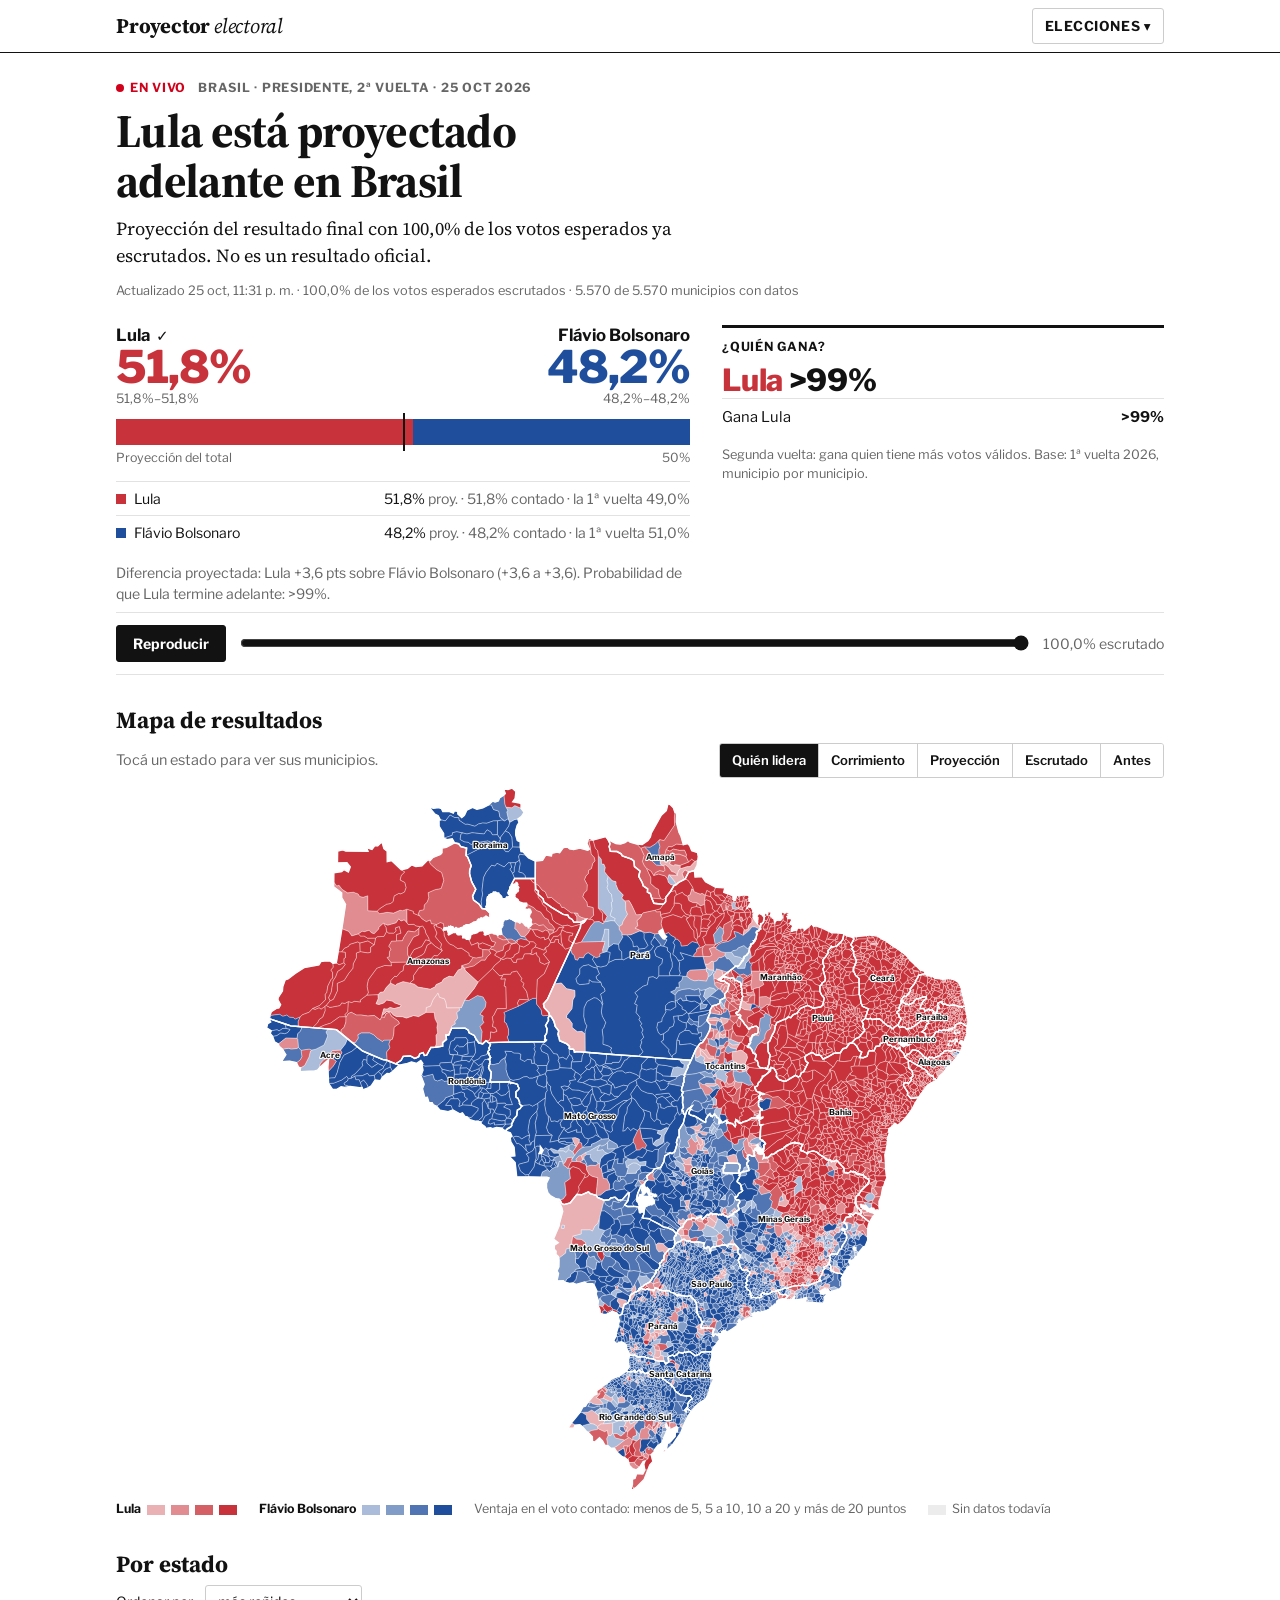
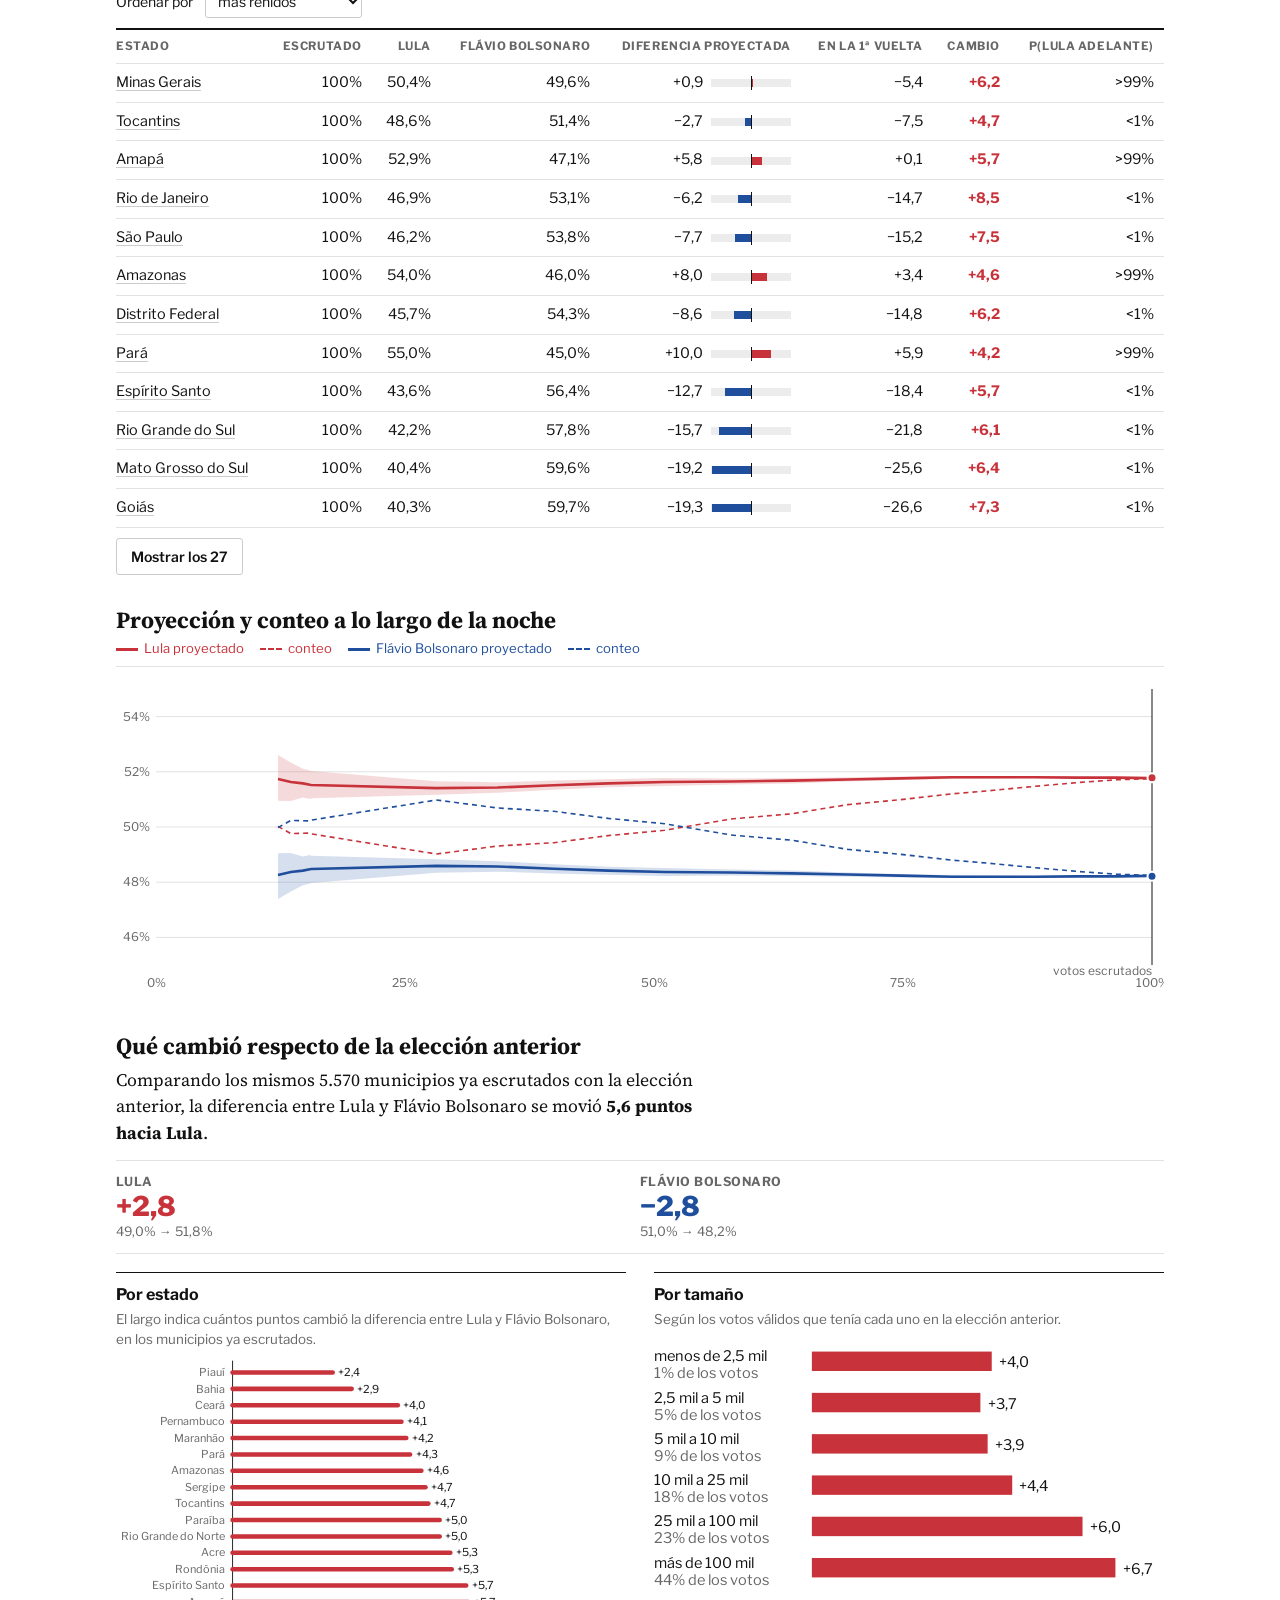
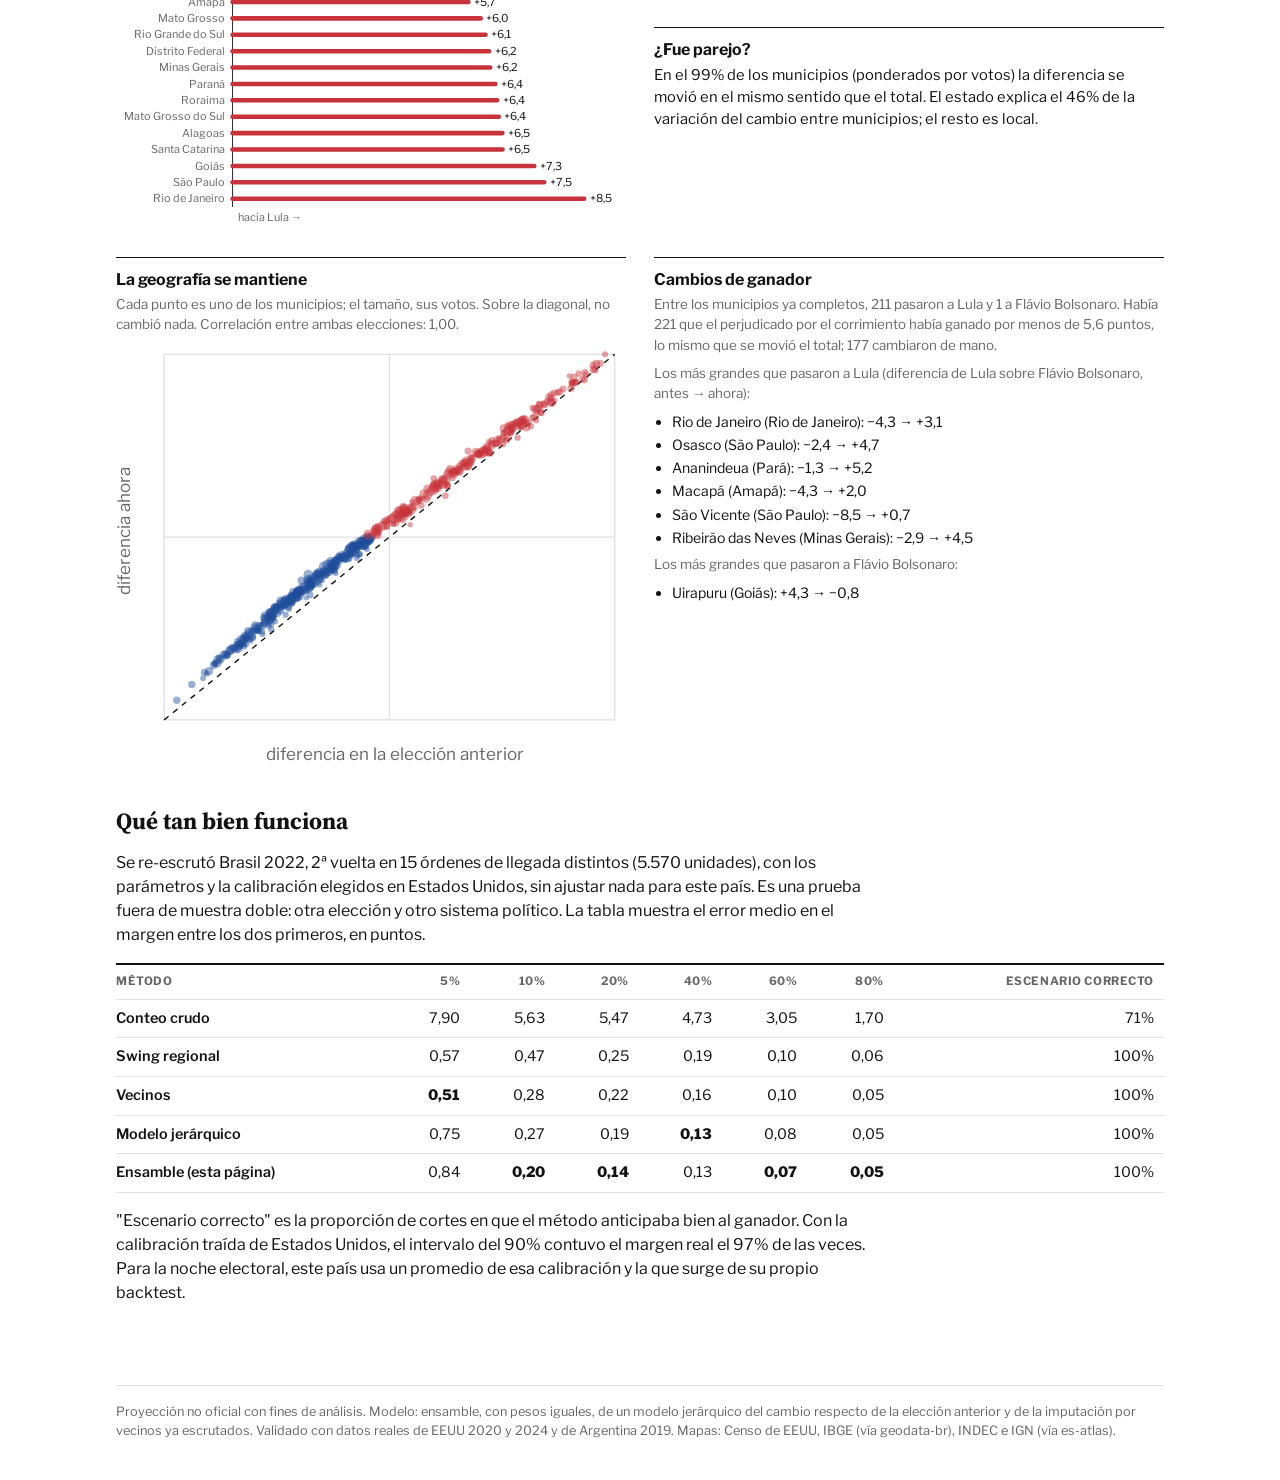
<file: site/index.html>
<!doctype html>
<html lang="es">
<head>
<meta charset="utf-8">
<meta name="viewport" content="width=device-width, initial-scale=1, viewport-fit=cover">
<title>Proyector electoral</title>
<link rel="icon" href="favicon.svg" type="image/svg+xml">
<link rel="icon" href="favicon-32.png" type="image/png" sizes="32x32">
<link rel="apple-touch-icon" href="apple-touch-icon.png">
<link rel="preconnect" href="https://fonts.googleapis.com">
<link rel="preconnect" href="https://fonts.gstatic.com" crossorigin>
<link href="https://fonts.googleapis.com/css2?family=Libre+Franklin:wght@400..800&family=Source+Serif+4:opsz,wght@8..60,400..700&display=swap" rel="stylesheet">
<link rel="stylesheet" href="app.css">
</head>
<body>
<header class="mast">
  <div class="wrap mastin">
    <a class="brand" href="#">Proyector <span>electoral</span></a>
    <div class="menu">
      <button id="menubtn" type="button" aria-expanded="false" aria-controls="menu">Elecciones <span aria-hidden="true">▾</span></button>
      <div id="menu" class="menupanel" hidden>
        <input id="menuq" type="search" placeholder="Buscar un país o una elección" aria-label="Buscar un país o una elección" autocomplete="off">
        <div id="menulist"></div>
      </div>
    </div>
  </div>
</header>
<div class="wrap">
  <main id="app"><p class="loading">Cargando…</p></main>
  <footer>Proyección no oficial con fines de análisis. Modelo: ensamble, con pesos iguales, de un modelo jerárquico del cambio respecto de la elección anterior y de la imputación por vecinos ya escrutados. Validado con datos reales de EEUU 2020 y 2024 y de Argentina 2019. Mapas: Censo de EEUU, IBGE (vía geodata-br), INDEC e IGN (vía es-atlas).</footer>
</div>
<div id="tip" class="tip" role="status" hidden></div>
<script src="app.js"></script>
</body>
</html>
</file>
<file: site/app.css>
:root{
  --paper:#ffffff; --sheet:#ffffff; --ink:#121212; --muted:#666666; --faint:#999999; --rule:#e2e2e2; --rule2:#cccccc;
  --nodata:#ececec; --nodata2:#f6f6f6; --live:#d0021b; --ctl:#121212; --ctl-ink:#ffffff; --band:.18; --hover:#121212;
  --serif:"Source Serif 4",Georgia,"Times New Roman",serif;
  --sans:"Libre Franklin","Helvetica Neue",Arial,system-ui,sans-serif;
  box-sizing:border-box;
}
@media (prefers-color-scheme:dark){ :root:not([data-theme="light"]){
  --paper:#121212; --sheet:#1b1b1b; --ink:#ececec; --muted:#a3a3a3; --faint:#777; --rule:#333; --rule2:#444;
  --nodata:#2a2a2a; --nodata2:#202020; --live:#ff4d5e; --ctl:#ececec; --ctl-ink:#121212; --band:.28; --hover:#ffffff;
}}
:root[data-theme="dark"]{ --paper:#121212; --sheet:#1b1b1b; --ink:#ececec; --muted:#a3a3a3; --faint:#777; --rule:#333; --rule2:#444;
  --nodata:#2a2a2a; --nodata2:#202020; --live:#ff4d5e; --ctl:#ececec; --ctl-ink:#121212; --band:.28; --hover:#ffffff; }
*,*::before,*::after{box-sizing:inherit}
body{margin:0;background:var(--paper);color:var(--ink);font-family:var(--sans);font-size:16px;line-height:1.5;
  font-variant-numeric:tabular-nums;-webkit-text-size-adjust:100%;padding-bottom:env(safe-area-inset-bottom,0px)}
.wrap{max-width:1080px;margin:0 auto;padding:0 16px}
a{color:inherit}
:focus-visible{outline:2px solid var(--ink);outline-offset:2px;border-radius:2px}
code{font-size:.9em;background:var(--nodata2);padding:1px 5px;border-radius:3px}

/* cabecera */
.mast{border-bottom:1px solid var(--ink);background:var(--paper);position:sticky;top:0;z-index:20;padding-top:env(safe-area-inset-top,0px)}
.mastin{display:flex;align-items:center;justify-content:space-between;gap:12px;height:52px}
.brand{font-family:var(--serif);font-weight:700;font-size:1.3rem;text-decoration:none;letter-spacing:-.01em}
.brand span{font-weight:400;font-style:italic}
.menu{position:relative}
#menubtn{font:inherit;font-size:.85rem;font-weight:700;text-transform:uppercase;letter-spacing:.04em;background:none;color:var(--ink);
  border:1px solid var(--rule2);border-radius:3px;padding:7px 12px;cursor:pointer}
.menupanel{position:absolute;right:0;top:calc(100% + 8px);width:min(360px,calc(100vw - 32px));max-height:min(70vh,560px);overflow:auto;
  background:var(--sheet);border:1px solid var(--rule2);box-shadow:0 8px 28px rgba(0,0,0,.18);padding:10px;border-radius:4px}
.menupanel input{width:100%;font:inherit;padding:8px 10px;border:1px solid var(--rule2);border-radius:3px;background:var(--paper);color:var(--ink)}
.mgroup{font-size:.72rem;font-weight:700;text-transform:uppercase;letter-spacing:.06em;color:var(--muted);margin:12px 4px 4px}
.mitem{display:flex;justify-content:space-between;gap:10px;width:100%;text-align:left;font:inherit;background:none;border:0;color:var(--ink);
  padding:8px 6px;border-radius:3px;cursor:pointer;text-decoration:none}
.mitem:hover,.mitem:focus-visible{background:var(--nodata2)}
.mitem small{color:var(--muted);white-space:nowrap}
.mitem[aria-current="true"]{font-weight:700}

/* titular */
.kicker{display:flex;flex-wrap:wrap;align-items:center;gap:6px 12px;margin:26px 0 8px;font-size:.78rem;font-weight:700;
  text-transform:uppercase;letter-spacing:.06em;color:var(--muted)}
.pill{display:inline-flex;align-items:center;gap:6px;color:var(--live)}
.pill::before{content:"";width:8px;height:8px;border-radius:50%;background:currentColor}
.pill.live::before{animation:pulse 1.6s infinite}
.pill.replay{color:var(--muted)}
@keyframes pulse{50%{opacity:.25}}
h1.hed{font-family:var(--serif);font-weight:700;font-size:clamp(1.8rem,4.8vw,2.9rem);line-height:1.08;letter-spacing:-.015em;margin:0 0 10px;max-width:24ch}
.dek{font-family:var(--serif);font-size:1.15rem;line-height:1.45;color:var(--ink);margin:0;max-width:62ch}
.meta{font-size:.8rem;color:var(--muted);margin:12px 0 0}

/* tablero de resultados */
.board{display:grid;grid-template-columns:minmax(0,1.3fr) minmax(0,1fr);gap:32px;padding:24px 0 8px;border-bottom:1px solid var(--rule)}
@media (max-width:820px){.board{grid-template-columns:minmax(0,1fr);gap:20px}}
.tops{display:flex;justify-content:space-between;gap:16px;align-items:flex-end}
.top1{min-width:0}
.top1.r{text-align:right}
.top1 .nm{font-weight:700;font-size:1.05rem;line-height:1.2}
.top1 .pc{font-weight:800;font-size:clamp(2rem,6vw,2.8rem);line-height:1;letter-spacing:-.02em}
.top1 .ci{font-size:.8rem;color:var(--muted)}
.check{display:inline-block;margin-left:6px;font-size:.9em}
.stack{position:relative;display:flex;height:26px;margin:10px 0 4px;background:var(--nodata)}
.stack div{height:100%}
.stack .mid{position:absolute;left:50%;top:-6px;bottom:-6px;width:2px;background:var(--ink)}
.stackcap{display:flex;justify-content:space-between;font-size:.78rem;color:var(--muted)}
.others{margin-top:14px;font-size:.88rem}
.others .row{display:flex;justify-content:space-between;border-top:1px solid var(--rule);padding:6px 0}
.others .sw{display:inline-block;width:10px;height:10px;margin-right:8px;vertical-align:baseline}
.mline{font-size:.88rem;color:var(--muted);margin:12px 0 0}

.outcome{border-top:3px solid var(--ink);padding:10px 0 4px}
.outcome h2{font-size:.78rem;font-weight:700;text-transform:uppercase;letter-spacing:.06em;margin:0 0 8px}
.big{font-weight:800;font-size:1.9rem;line-height:1.1;letter-spacing:-.01em}
.outcome .line{display:flex;justify-content:space-between;gap:10px;padding:7px 0;border-top:1px solid var(--rule);font-size:.92rem}
.outcome .line:first-of-type{border-top:0}
.outcome .note{font-size:.8rem;color:var(--muted);margin-top:10px}
.ev{display:flex;height:22px;overflow:hidden;margin:10px 0 4px;position:relative;background:var(--nodata)}
.ev div{height:100%}
.ev .half{position:absolute;left:50%;top:-4px;bottom:-4px;width:2px;background:var(--ink)}

/* secciones */
h2.sec{font-family:var(--serif);font-weight:700;font-size:1.45rem;line-height:1.2;margin:32px 0 4px}
.secdek{color:var(--muted);font-size:.92rem;margin:0 0 12px;max-width:70ch}

/* mapa */
#mapsec,#tablesec{scroll-margin-top:124px}
.maptools{display:flex;flex-wrap:wrap;align-items:center;justify-content:space-between;gap:10px;margin:8px 0 10px}
.seg{display:inline-flex;border:1px solid var(--rule2);border-radius:3px;overflow:hidden}
@media (max-width:600px){.mapbox .rl{display:none}.maptools{flex-direction:column;align-items:stretch}.seg{display:flex;max-width:100%;overflow-x:auto}.seg button{flex:1 0 auto;padding:7px 8px;font-size:.76rem}}
.seg button{white-space:nowrap;font:inherit;font-size:.82rem;font-weight:600;background:var(--paper);color:var(--ink);border:0;border-left:1px solid var(--rule2);padding:7px 12px;cursor:pointer}
.seg button:first-child{border-left:0}
.seg button[aria-pressed="true"]{background:var(--ctl);color:var(--ctl-ink)}
.crumbs{display:flex;align-items:center;gap:8px;font-size:.9rem;min-height:30px}
.crumbs button{font:inherit;font-weight:600;background:none;border:0;color:var(--ink);text-decoration:underline;text-underline-offset:3px;cursor:pointer;padding:4px 0}
.crumbs strong{font-weight:700}
.mapbox{position:relative;background:var(--paper)}
.mapbox svg{display:block;width:100%;height:auto;max-height:78vh;touch-action:manipulation}
.mapbox .u{stroke:var(--paper);stroke-width:.35;vector-effect:non-scaling-stroke;cursor:pointer}
.mapbox.detail .u{stroke-width:.6}
.mapbox .u:hover,.mapbox .u.on{stroke:var(--hover);stroke-width:1.4}
.mapbox .rg{fill:none;stroke:var(--paper);stroke-width:1.4;vector-effect:non-scaling-stroke;pointer-events:none}
.mapbox.proy .u{stroke-width:0}
.mapbox.proy .rg{stroke:var(--paper);stroke-width:1.2}
.mapbox .ar{fill:none;stroke-width:1.3;vector-effect:non-scaling-stroke;stroke-linecap:round;pointer-events:none}
.mapbox .rl{font-family:var(--sans);font-size:11px;font-weight:700;fill:var(--ink);paint-order:stroke;stroke:var(--paper);stroke-width:3px;pointer-events:none}
.mapbox .loading{position:absolute;inset:0;display:grid;place-items:center;color:var(--muted)}
.legend{display:flex;flex-wrap:wrap;gap:6px 22px;align-items:center;font-size:.78rem;color:var(--muted);margin:10px 0 0}
.legend .ramp{display:inline-flex;align-items:center;gap:6px}
.legend .ramp b{font-weight:700;color:var(--ink)}
.legend .ramp i{display:inline-block;width:18px;height:10px}
.legend .ramp span{white-space:nowrap}
.legend svg{display:inline-block;vertical-align:middle;width:auto}

.tip{position:fixed;z-index:30;pointer-events:none;background:var(--sheet);color:var(--ink);border:1px solid var(--rule2);
  box-shadow:0 4px 16px rgba(0,0,0,.18);padding:10px 12px;min-width:200px;max-width:280px;font-size:.84rem;border-radius:3px}
.tip h3{margin:0;font-size:.95rem;line-height:1.25}
.tip .sub{color:var(--muted);font-size:.76rem;margin:1px 0 6px}
.tip table{width:100%;border-collapse:collapse}
.tip td{padding:3px 0;border-top:1px solid var(--rule);white-space:nowrap}
.tip td:last-child{text-align:right;font-weight:700}
.tip .sw{display:inline-block;width:8px;height:8px;margin-right:6px}
.tip .hint{color:var(--muted);font-size:.74rem;margin-top:6px}

/* tablas */
.tools{display:flex;flex-wrap:wrap;gap:8px 12px;align-items:center;margin:6px 0 10px;font-size:.88rem}
.tools select,.tools input{font:inherit;font-size:.88rem;padding:6px 8px;border-radius:3px;border:1px solid var(--rule2);background:var(--paper);color:var(--ink)}
.tools input{flex:1 1 200px;max-width:320px}
.tablewrap{overflow-x:auto;border-top:2px solid var(--ink)}
table{border-collapse:collapse;width:100%;font-size:.9rem}
th,td{padding:8px 10px;text-align:right;border-bottom:1px solid var(--rule);white-space:nowrap}
th:first-child,td:first-child{text-align:left;padding-left:0}
th{font-weight:700;color:var(--muted);font-size:.72rem;text-transform:uppercase;letter-spacing:.05em}
td .lnk{font:inherit;background:none;border:0;padding:0;color:var(--ink);text-decoration:underline;text-decoration-color:var(--rule2);text-underline-offset:3px;cursor:pointer;text-align:left}
td .lnk:hover{text-decoration-color:var(--ink)}
.chip{display:inline-block;width:10px;height:10px;margin-right:6px}
.mbar{display:inline-block;width:80px;height:8px;background:var(--nodata);position:relative;vertical-align:middle;margin-left:8px}
.mbar span{position:absolute;top:0;bottom:0}
.mbar::after{content:"";position:absolute;left:50%;top:-3px;bottom:-3px;width:1px;background:var(--ink)}
.more{font:inherit;font-size:.88rem;margin-top:10px;background:none;border:1px solid var(--rule2);border-radius:3px;color:var(--ink);cursor:pointer;padding:7px 14px;font-weight:600}

/* gráfico y análisis (heredados) */
section.chart{padding:0 0 4px}
.legend2{display:flex;flex-wrap:wrap;gap:16px;font-size:.82rem;color:var(--muted);margin:4px 0 8px}
.legend2 i{display:inline-block;width:22px;height:0;border-top:3px solid currentColor;vertical-align:middle;margin-right:6px}
.legend2 i.dash{border-top-style:dashed;border-top-width:2px}
.legend2 i.dot{border-top-style:dotted;border-top-width:2px}
.svgwrap{border-top:1px solid var(--rule);padding:8px 0 2px}
svg{display:block;width:100%;height:auto}
svg text{font-family:var(--sans);fill:var(--muted);font-size:12px}
.scrub{display:flex;flex-wrap:wrap;align-items:center;gap:10px 12px;padding:12px 0}
.scrub button{font:inherit;font-size:.88rem;font-weight:700;border:1px solid var(--ctl);background:var(--ctl);color:var(--ctl-ink);border-radius:3px;padding:7px 16px;cursor:pointer;min-width:96px}
.scrub input{flex:1 1 160px;accent-color:var(--ink);min-width:0}
.scrub output{min-width:9ch;text-align:right;color:var(--muted);font-size:.88rem}
.sticky{position:sticky;top:52px;z-index:10;background:var(--paper);border-bottom:1px solid var(--rule)}
.changes .lead{font-family:var(--serif);font-size:1.1rem;max-width:66ch;margin:6px 0 14px}
.cards{display:grid;grid-template-columns:repeat(auto-fit,minmax(170px,1fr));gap:0;margin:8px 0 18px;border-top:1px solid var(--rule)}
.card{padding:12px 14px 12px 0;border-bottom:1px solid var(--rule)}
.card .k{font-size:.78rem;color:var(--muted);text-transform:uppercase;letter-spacing:.04em;font-weight:700}
.card .v{font-weight:800;font-size:1.7rem;line-height:1.1}
.card .s{font-size:.8rem;color:var(--muted)}
.two{display:grid;grid-template-columns:minmax(0,1fr) minmax(0,1fr);gap:28px}
@media (max-width:820px){.two{grid-template-columns:minmax(0,1fr)}}
.panel{border-top:1px solid var(--ink);padding:10px 0 8px}
.panel h3{font-size:1rem;margin:0 0 2px}
.panel .cap{font-size:.84rem;color:var(--muted);margin:0 0 8px}
.flips{font-size:.88rem;margin:0;padding-left:18px}
.flips li{margin:2px 0}
.method{padding-bottom:40px}
.method p{max-width:70ch}
.method table td:first-child{font-weight:600}
.best{font-weight:800;color:var(--ink)}
.empty{border-top:3px solid var(--ink);padding:16px 0;margin:22px 0}
.empty h2{margin-top:0;font-family:var(--serif)}
.empty ol{padding-left:20px}
.empty li{margin:4px 0}
.loading{color:var(--muted);padding:40px 0}
footer{border-top:1px solid var(--rule);padding:16px 0 40px;color:var(--muted);font-size:.8rem;margin-top:24px}
@media (prefers-reduced-motion:reduce){*{transition:none!important;animation:none!important}}
.outcome .sub2{font-size:.78rem;font-weight:700;text-transform:uppercase;letter-spacing:.06em;margin:16px 0 2px}
.outcome .line .sw{display:inline-block;width:10px;height:10px;margin-right:8px}
.schip{display:inline-block;white-space:nowrap;font-size:.78rem;padding:1px 6px 1px 5px;border-left:4px solid var(--c);background:var(--nodata);margin:1px 0}
td.seats{white-space:normal;text-align:left;min-width:200px;max-width:320px}

/* Senado: carreras clave */
.rating{display:inline-block;font-size:.7rem;font-weight:700;letter-spacing:.02em;padding:2px 7px;border-radius:2px;margin-left:8px;vertical-align:2px;white-space:nowrap}
.races{display:grid;grid-template-columns:repeat(auto-fill,minmax(260px,1fr));gap:18px 28px;margin-top:14px}
.race{border-top:2px solid var(--ink);padding-top:8px;min-width:0}
.race .rh{display:flex;align-items:baseline;flex-wrap:wrap;gap:2px;font-weight:700}
.race .rh .lnk{font:inherit;font-weight:700;font-size:1rem;background:none;border:0;padding:0;color:var(--ink);cursor:pointer;text-decoration:underline;text-decoration-color:var(--rule2);text-underline-offset:3px}
.race .won{font-size:.75rem;font-weight:700;margin-left:auto}
.race .rc{display:flex;justify-content:space-between;font-size:.88rem;font-weight:600;margin:6px 0 4px}
.pbar{position:relative;display:flex;height:14px;background:var(--nodata)}
.pbar div{height:100%}
.pbar .mid{position:absolute;left:50%;top:-3px;bottom:-3px;width:2px;background:var(--paper)}
.race .rs{display:flex;justify-content:space-between;gap:8px;font-size:.78rem;color:var(--muted);margin-top:4px}
.race .rs span:nth-child(2){text-align:center}
</file>
